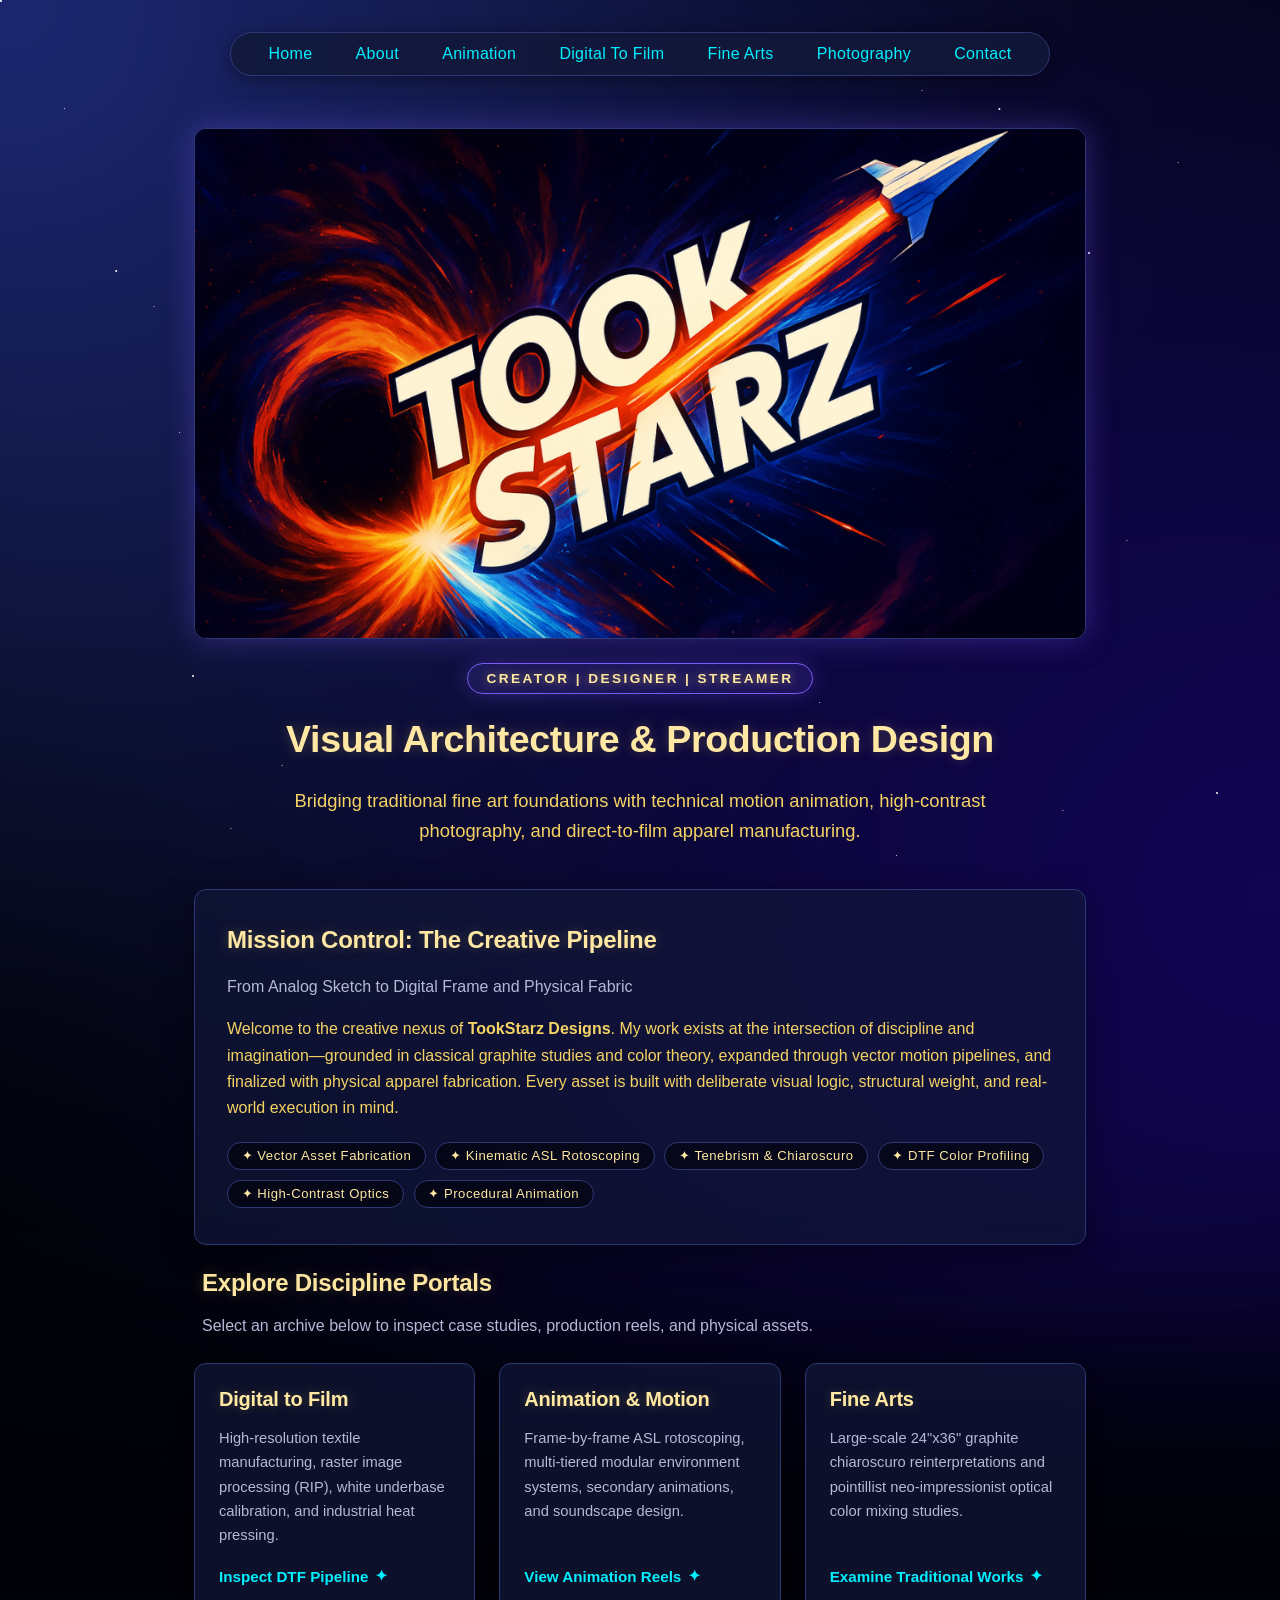
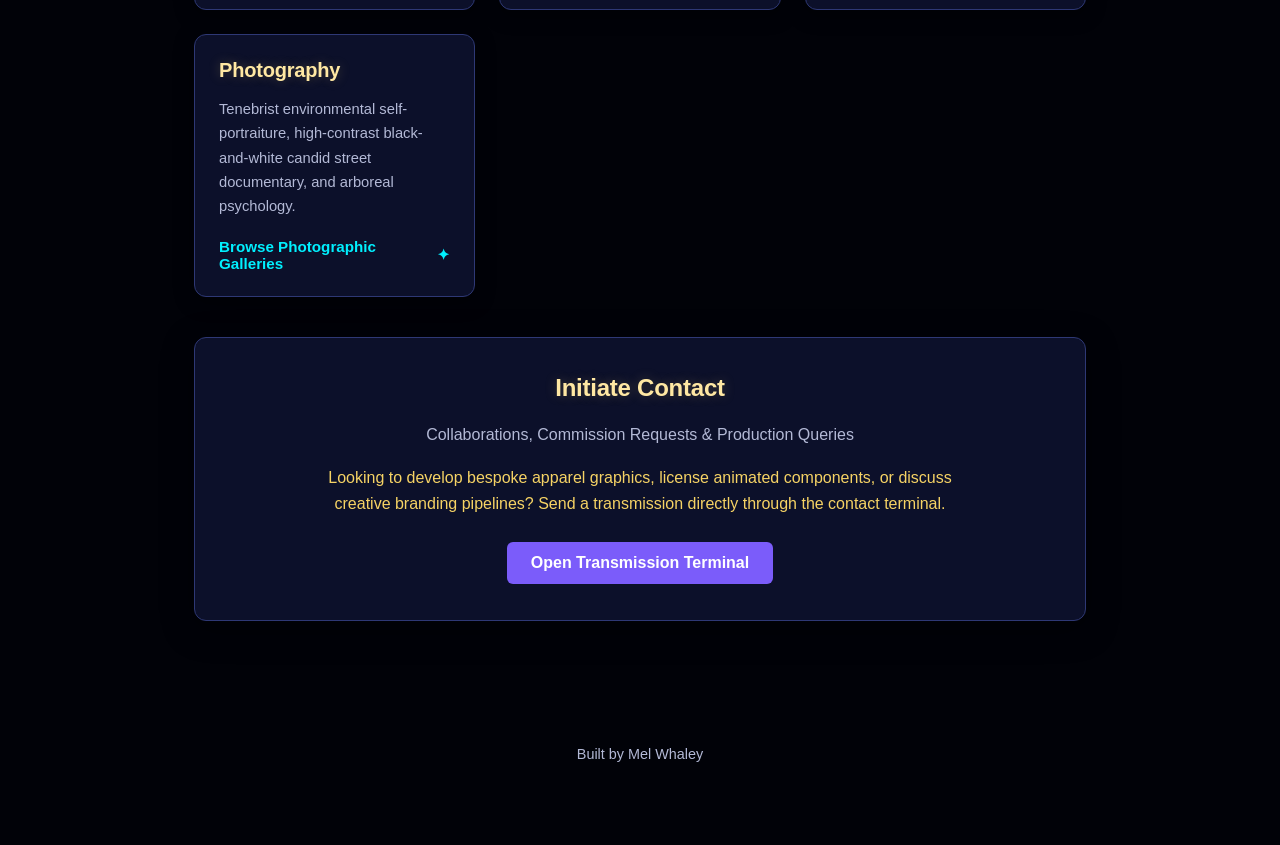
<file: index.html>
<!DOCTYPE html>
<html lang="en">
<head>
    <meta charset="UTF-8">
    <meta name="viewport" content="width=device-width, initial-scale=1.0">
    <title>TookStarz Designs - Multimedia Designer, Animator & Fabricator</title>
    <!-- Link your external stylesheet -->
    <link rel="stylesheet" href="styles.css">
    <style>
        /* Homepage Hero & Portals Specific Styles */
        .hero-banner-container {
            display: flex;
            justify-content: center;
            align-items: center;
            margin: 1rem 0 1.5rem 0;
        }

        .hero-banner-container img {
            max-width: 100%;
            height: auto;
            border-radius: 12px;
            border: 1px solid var(--secondary-border);
            box-shadow: 0 0 30px rgba(123, 92, 250, 0.35);
        }

        .hero-tagline {
            font-size: 1.15rem;
            color: var(--text-color);
            max-width: 750px;
            margin: 1rem auto 0;
            line-height: 1.6;
        }

        /* 2x2 Grid of Discipline Portals */
        .portal-grid {
            display: grid;
            grid-template-columns: repeat(auto-fit, minmax(280px, 1fr));
            gap: 1.5rem;
            margin-top: 1.5rem;
        }

        .portal-card {
            background: rgba(18, 24, 58, 0.7);
            border: 1px solid var(--secondary-border);
            border-radius: 12px;
            padding: 1.5rem;
            display: flex;
            flex-direction: column;
            justify-content: space-between;
            transition: all 0.3s cubic-bezier(0.4, 0, 0.2, 1);
            position: relative;
            overflow: hidden;
            box-shadow: 0 4px 20px rgba(0, 0, 0, 0.4);
        }

        .portal-card::before {
            content: '';
            position: absolute;
            top: 0;
            left: 0;
            right: 0;
            height: 3px;
            background: linear-gradient(90deg, transparent, var(--link-color), transparent);
            opacity: 0;
            transition: opacity 0.3s ease;
        }

        .portal-card:hover {
            transform: translateY(-4px);
            border-color: var(--link-color);
            box-shadow: 0 0 24px rgba(0, 240, 255, 0.25), 0 8px 32px rgba(0, 0, 0, 0.6);
        }

        .portal-card:hover::before {
            opacity: 1;
        }

        .portal-card h3 {
            margin-bottom: 0.5rem;
            font-size: 1.25rem;
        }

        .portal-card p {
            font-size: 0.92rem;
            color: var(--text-muted);
            margin-bottom: 1.25rem;
            flex-grow: 1;
        }

        .portal-link {
            font-size: 0.95rem;
            font-weight: 600;
            display: inline-flex;
            align-items: center;
            gap: 0.4rem;
        }

        /* Technical Skill Pills */
        .skills-row {
            display: flex;
            flex-wrap: wrap;
            gap: 0.6rem;
            margin-top: 1.25rem;
        }

        .skill-pill {
            background: rgba(1, 2, 8, 0.6);
            border: 1px solid var(--secondary-border);
            color: var(--text-heading);
            padding: 0.35rem 0.85rem;
            border-radius: 9999px;
            font-size: 0.82rem;
            letter-spacing: 0.04em;
        }
    </style>
</head>
<body>
    <!-- Nebula background layers -->
    <div class="nebula-container">
        <div class="nebula-mesh"></div>
        <div class="stars-layer-1"></div>
        <div class="stars-layer-2"></div>

        <!-- Foreground content -->
        <div class="content-wrapper">
            <!-- Navigation at the very top (Alphabetical) -->
            <nav aria-label="Main Navigation">
                <ul>
                    <li><a href="index.html">Home</a></li>
                    <li><a href="about.html">About</a></li>
                    <li><a href="animation.html">Animation</a></li>
                    <li><a href="digital-to-film.html">Digital to Film</a></li>
                    <li><a href="fine-art.html">Fine Arts</a></li>
                    <li><a href="photography.html">Photography</a></li>
                    <li><a href="contact.html">Contact</a></li>
                </ul>
            </nav>

            <header style="text-align: center;">
                <!-- Brand Banner -->
                <div class="hero-banner-container">
                    <img src="images/1.png" alt="TookStarz Designs logo banner">
                </div>

                <div class="identity-badge-container">
                    <span class="identity-badge">CREATOR | DESIGNER | STREAMER</span>
                </div>

                <h1>Visual Architecture &amp; Production Design</h1>
                <p class="hero-tagline">
                    Bridging traditional fine art foundations with technical motion animation, high-contrast photography, and direct-to-film apparel manufacturing.
                </p>
            </header>

            <main>
                <!-- Overview Mission Statement -->
                <section class="space-card">
                    <h2>Mission Control: The Creative Pipeline</h2>
                    <p class="text-muted">From Analog Sketch to Digital Frame and Physical Fabric</p>
                    <p>
                        Welcome to the creative nexus of <strong>TookStarz Designs</strong>. My work exists at the intersection of discipline and imagination—grounded in classical graphite studies and color theory, expanded through vector motion pipelines, and finalized with physical apparel fabrication. Every asset is built with deliberate visual logic, structural weight, and real-world execution in mind.
                    </p>

                    <!-- Core Competency Tags -->
                    <div class="skills-row">
                        <span class="skill-pill">✦ Vector Asset Fabrication</span>
                        <span class="skill-pill">✦ Kinematic ASL Rotoscoping</span>
                        <span class="skill-pill">✦ Tenebrism &amp; Chiaroscuro</span>
                        <span class="skill-pill">✦ DTF Color Profiling</span>
                        <span class="skill-pill">✦ High-Contrast Optics</span>
                        <span class="skill-pill">✦ Procedural Animation</span>
                    </div>
                </section>

                <!-- 2x2 Discipline Exploration Grid -->
                <section>
                    <h2 style="margin-left: 0.5rem; margin-bottom: 0.5rem;">Explore Discipline Portals</h2>
                    <p class="text-muted" style="margin-left: 0.5rem; margin-bottom: 1.5rem;">Select an archive below to inspect case studies, production reels, and physical assets.</p>

                    <div class="portal-grid">
                        <!-- Portal 1: DTF Print Fabrication -->
                        <div class="portal-card">
                            <div>
                                <h3>Digital to Film</h3>
                                <p>High-resolution textile manufacturing, raster image processing (RIP), white underbase calibration, and industrial heat pressing.</p>
                            </div>
                            <a href="digital-to-film.html" class="portal-link">
                                <span>Inspect DTF Pipeline</span> ✦
                            </a>
                        </div>

                        <!-- Portal 2: Animation & Motion -->
                        <div class="portal-card">
                            <div>
                                <h3>Animation &amp; Motion</h3>
                                <p>Frame-by-frame ASL rotoscoping, multi-tiered modular environment systems, secondary animations, and soundscape design.</p>
                            </div>
                            <a href="animation.html" class="portal-link">
                                <span>View Animation Reels</span> ✦
                            </a>
                        </div>

                        <!-- Portal 3: Fine Arts Foundations -->
                        <div class="portal-card">
                            <div>
                                <h3>Fine Arts</h3>
                                <p>Large-scale 24"x36" graphite chiaroscuro reinterpretations and pointillist neo-impressionist optical color mixing studies.</p>
                            </div>
                            <a href="fine-art.html" class="portal-link">
                                <span>Examine Traditional Works</span> ✦
                            </a>
                        </div>

                        <!-- Portal 4: Photography & Lighting -->
                        <div class="portal-card">
                            <div>
                                <h3>Photography</h3>
                                <p>Tenebrist environmental self-portraiture, high-contrast black-and-white candid street documentary, and arboreal psychology.</p>
                            </div>
                            <a href="photography.html" class="portal-link">
                                <span>Browse Photographic Galleries</span> ✦
                            </a>
                        </div>
                    </div>
                </section>

                <!-- Call to Connect / Inquire -->
                <section class="space-card" style="margin-top: 2.5rem; text-align: center;">
                    <h2>Initiate Contact</h2>
                    <p class="text-muted">Collaborations, Commission Requests &amp; Production Queries</p>
                    <p style="max-width: 650px; margin: 0 auto 1.5rem;">
                        Looking to develop bespoke apparel graphics, license animated components, or discuss creative branding pipelines? Send a transmission directly through the contact terminal.
                    </p>
                    <a href="contact.html" class="button-primary">Open Transmission Terminal</a>
                </section>
            </main>

            <footer>
                <p class="text-muted">Built by Mel Whaley</p>
            </footer>
        </div>
    </div>
</body>
</html>
</file>
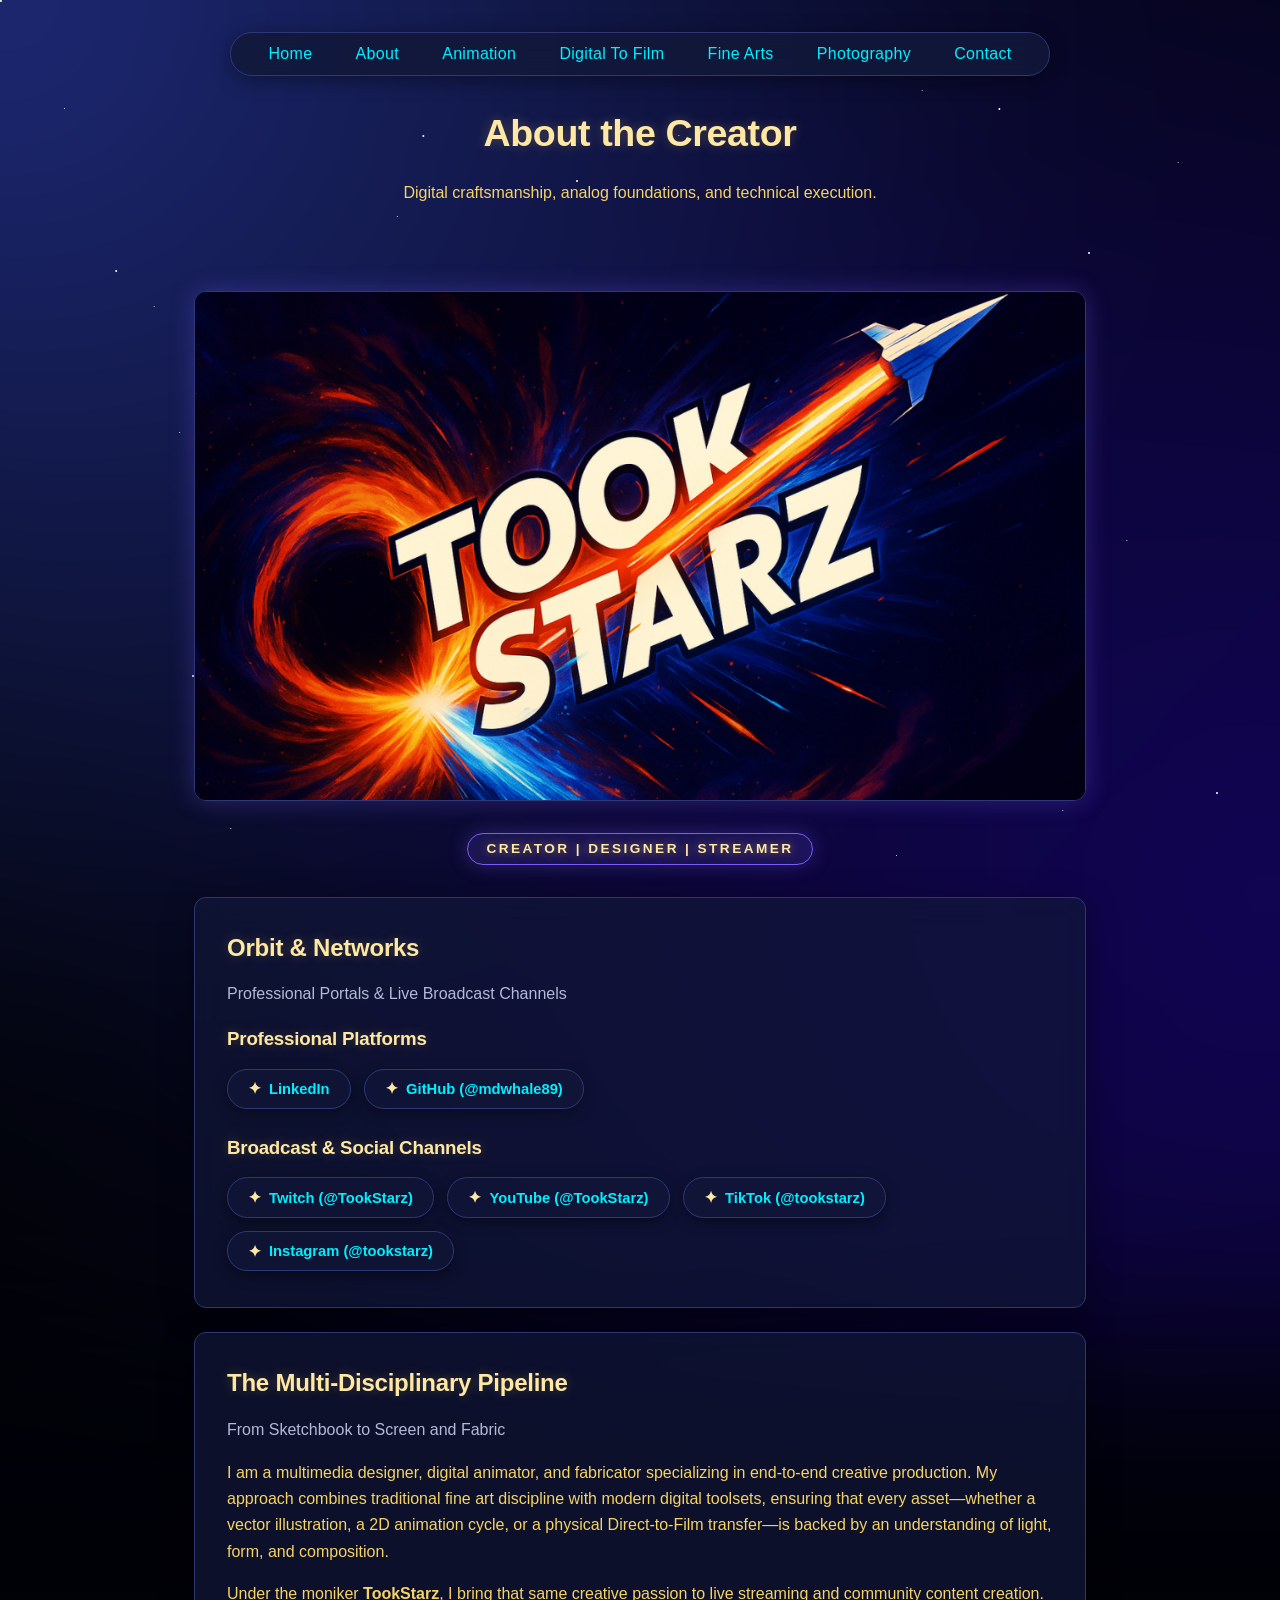
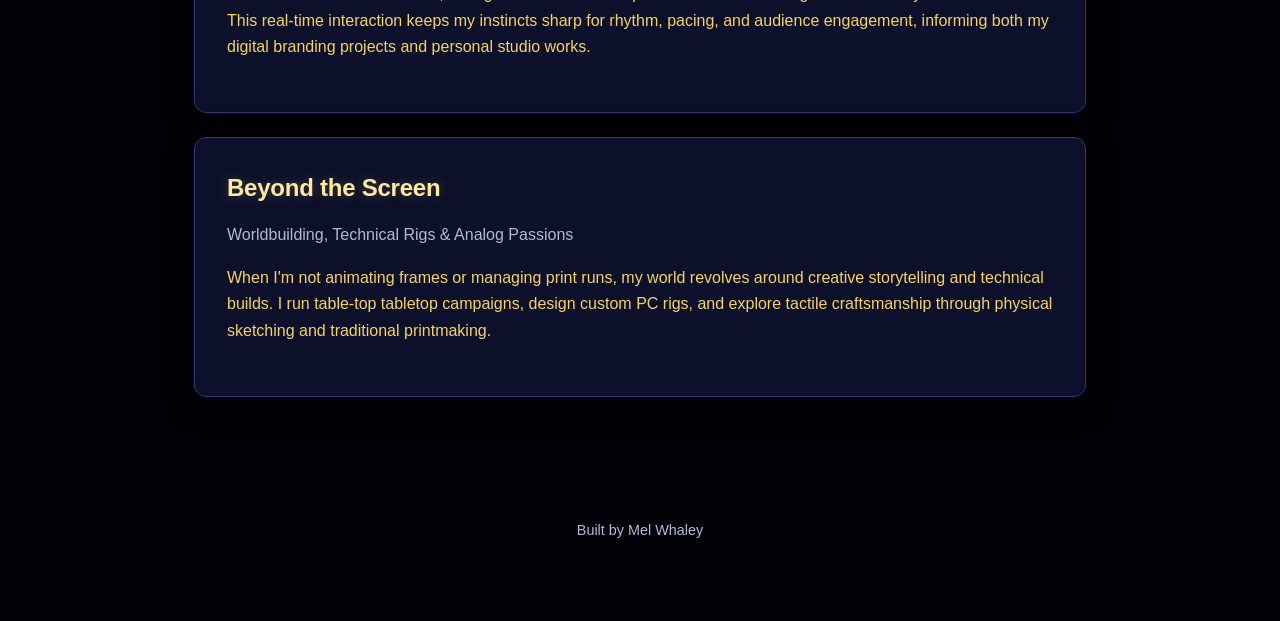
<file: about.html>
<!DOCTYPE html>
<html lang="en">
<head>
    <meta charset="UTF-8">
    <meta name="viewport" content="width=device-width, initial-scale=1.0">
    <title>About Mel Whaley - TookStarz Designs</title>
    <!-- Link external stylesheet -->
    <link rel="stylesheet" href="styles.css">
    <style>
        /* Social & Professional Link Buttons */
        .social-links-grid {
            display: flex;
            flex-wrap: wrap;
            gap: 0.85rem;
            margin-top: 0.85rem;
        }

        .cosmic-link-button {
            display: inline-flex;
            align-items: center;
            gap: 0.5rem;
            padding: 0.6rem 1.25rem;
            background: rgba(18, 24, 58, 0.6);
            border: 1px solid var(--secondary-border);
            border-radius: 9999px;
            color: var(--link-color);
            text-decoration: none;
            font-size: 0.92rem;
            font-weight: 600;
            transition: all 0.25s ease;
            box-shadow: 0 4px 14px rgba(0, 0, 0, 0.4);
        }

        .cosmic-link-button:hover {
            background: rgba(0, 240, 255, 0.15);
            border-color: var(--link-color);
            transform: translateY(-2px);
            box-shadow: 0 0 18px rgba(0, 240, 255, 0.45);
            color: #ffffff;
        }

        .cosmic-link-button span.icon {
            color: var(--text-heading);
            font-size: 1rem;
        }

        /* Brand Banner Styling */
        .about-banner-container {
            display: flex;
            justify-content: center;
            align-items: center;
            margin: 1.5rem 0 2rem 0;
        }

        .about-banner-container img {
            max-width: 100%;
            height: auto;
            border-radius: 12px;
            border: 1px solid var(--secondary-border);
            box-shadow: 0 0 24px rgba(123, 92, 250, 0.3);
        }

        .identity-badge-container {
            display: flex;
            justify-content: center;
            margin: 1rem 0 2rem 0;
        }
    </style>
</head>
<body>
    <!-- Nebula background layers -->
    <div class="nebula-container">
        <div class="nebula-mesh"></div>
        <div class="stars-layer-1"></div>
        <div class="stars-layer-2"></div>

        <!-- Foreground content -->
        <div class="content-wrapper">
            <!-- Standardized Alphabetical Navigation -->
            <nav aria-label="Main Navigation">
                <ul>
                    <li><a href="index.html">Home</a></li>
                    <li><a href="about.html">About</a></li>
                    <li><a href="animation.html">Animation</a></li>
                    <li><a href="digital-to-film.html">Digital to Film</a></li>
                    <li><a href="fine-art.html">Fine Arts</a></li>
                    <li><a href="photography.html">Photography</a></li>
                    <li><a href="contact.html">Contact</a></li>
                </ul>
            </nav>

            <header>
                <h1>About the Creator</h1>
                <p>Digital craftsmanship, analog foundations, and technical execution.</p>
            </header>

            <main>
                <!-- Brand Identity Showcase -->
                <div class="about-banner-container">
                    <img src="images/1.png" alt="TookStarz Designs official logo and banner">
                </div>

                <div class="identity-badge-container">
                    <span class="identity-badge">CREATOR | DESIGNER | STREAMER</span>
                </div>

                <!-- Connect & Social Portals -->
                <section class="space-card">
                    <h2>Orbit &amp; Networks</h2>
                    <p class="text-muted">Professional Portals &amp; Live Broadcast Channels</p>

                    <!-- Professional Networks -->
                    <h3 style="color: var(--text-heading); margin-top: 1.25rem;">Professional Platforms</h3>
                    <div class="social-links-grid">
                        <a href="https://www.linkedin.com/in/mel-whaley-31b588372/" target="_blank" rel="noopener noreferrer" class="cosmic-link-button">
                            <span class="icon">✦</span>
                            <span>LinkedIn</span>
                        </a>
                        <a href="https://github.com/mdwhale89" target="_blank" rel="noopener noreferrer" class="cosmic-link-button">
                            <span class="icon">✦</span>
                            <span>GitHub (@mdwhale89)</span>
                        </a>
                    </div>

                    <!-- Creator & Streaming Tier -->
                    <h3 style="color: var(--text-heading); margin-top: 1.75rem;">Broadcast &amp; Social Channels</h3>
                    <div class="social-links-grid">
                        <a href="https://www.twitch.tv/tookstarz" target="_blank" rel="noopener noreferrer" class="cosmic-link-button">
                            <span class="icon">✦</span>
                            <span>Twitch (@TookStarz)</span>
                        </a>
                        <a href="https://www.youtube.com/@TookStarz" target="_blank" rel="noopener noreferrer" class="cosmic-link-button">
                            <span class="icon">✦</span>
                            <span>YouTube (@TookStarz)</span>
                        </a>
                        <a href="https://www.tiktok.com/@tookstarz" target="_blank" rel="noopener noreferrer" class="cosmic-link-button">
                            <span class="icon">✦</span>
                            <span>TikTok (@tookstarz)</span>
                        </a>
                        <a href="https://www.instagram.com/tookstarz/" target="_blank" rel="noopener noreferrer" class="cosmic-link-button">
                            <span class="icon">✦</span>
                            <span>Instagram (@tookstarz)</span>
                        </a>
                    </div>
                </section>

                <!-- Core Creative Philosophy -->
                <section class="space-card">
                    <h2>The Multi-Disciplinary Pipeline</h2>
                    <p class="text-muted">From Sketchbook to Screen and Fabric</p>
                    <p>
                        I am a multimedia designer, digital animator, and fabricator specializing in end-to-end 
                        creative production. My approach combines traditional fine art discipline with modern 
                        digital toolsets, ensuring that every asset—whether a vector illustration, a 2D animation cycle, 
                        or a physical Direct-to-Film transfer—is backed by an understanding of light, form, and composition.
                    </p>
                    <p>
                        Under the moniker <strong>TookStarz</strong>, I bring that same creative passion to live streaming 
                        and community content creation. This real-time interaction keeps my instincts sharp for rhythm, 
                        pacing, and audience engagement, informing both my digital branding projects and personal studio works.
                    </p>
                </section>

                <!-- Beyond the Screen -->
                <section class="space-card">
                    <h2>Beyond the Screen</h2>
                    <p class="text-muted">Worldbuilding, Technical Rigs &amp; Analog Passions</p>
                    <p>
                        When I'm not animating frames or managing print runs, my world revolves around creative storytelling 
                        and technical builds. I run table-top tabletop campaigns, design custom PC rigs, and explore 
                        tactile craftsmanship through physical sketching and traditional printmaking.
                    </p>
                </section>
            </main>

            <footer>
                <p class="text-muted">Built by Mel Whaley</p>
            </footer>
        </div>
    </div>
</body>
</html>
</file>
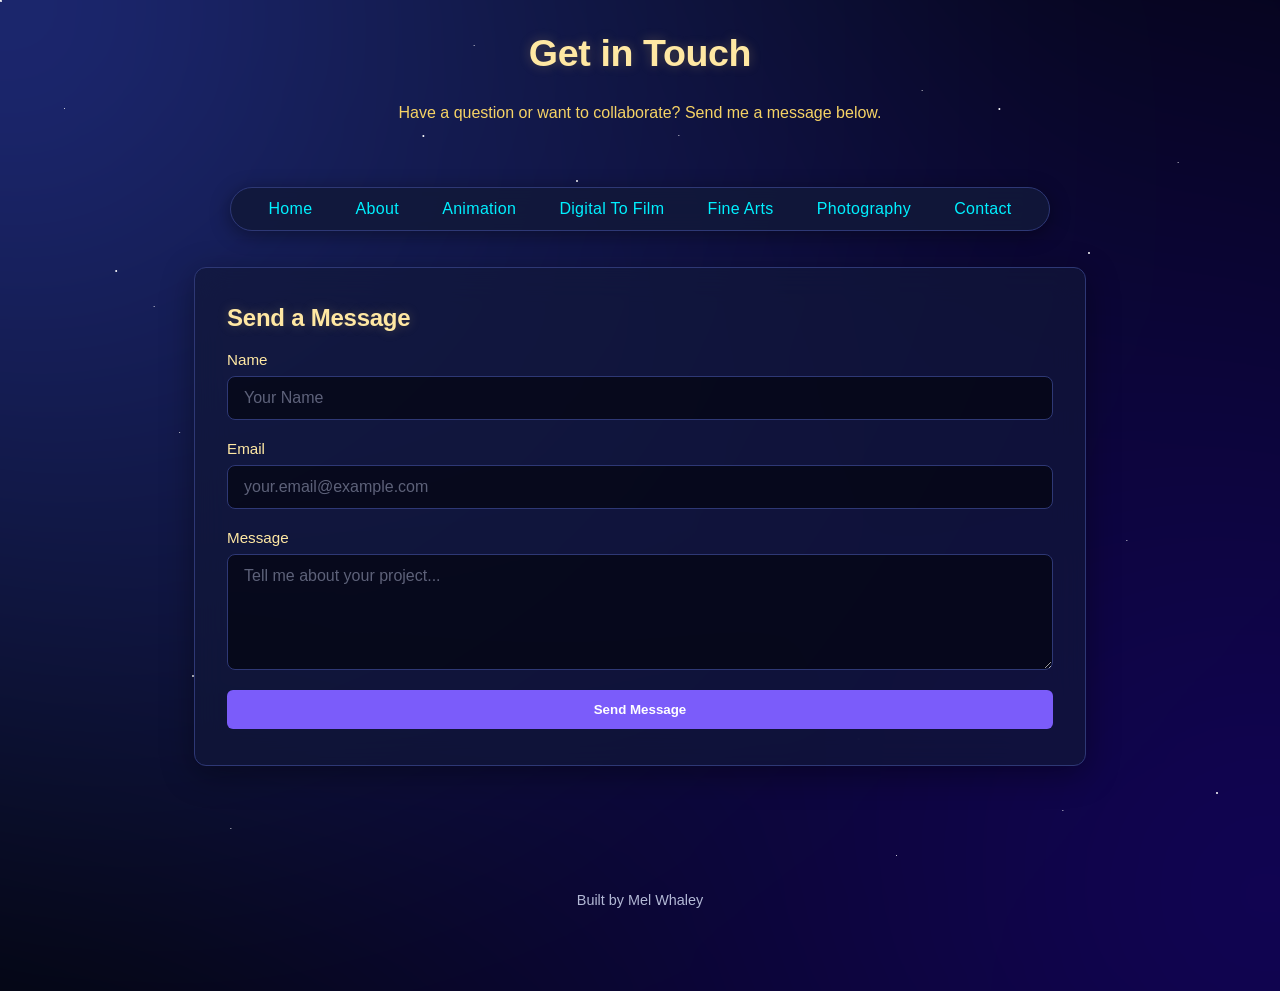
<file: contact.html>
<!DOCTYPE html>
<html lang="en">
<head>
    <meta charset="UTF-8">
    <meta name="viewport" content="width=device-width, initial-scale=1.0">
    <title>Contact - TookStarz Designs</title>
    <!-- Link external stylesheet -->
    <link rel="stylesheet" href="styles.css">
</head>
<body>
    <!-- Nebula background layers -->
    <div class="nebula-container">
        <div class="nebula-mesh"></div>
        <div class="stars-layer-1"></div>
        <div class="stars-layer-2"></div>

        <!-- Foreground content -->
        <div class="content-wrapper">
            <header>
                <h1>Get in Touch</h1>
                <p>Have a question or want to collaborate? Send me a message below.</p>
            </header>

             <nav aria-label="Main Navigation">
                <ul>
                    <li><a href="index.html">Home</a></li>
                    <li><a href="about.html">About</a></li>
                    <li><a href="animation.html">Animation</a></li>
                    <li><a href="digital-to-film.html">Digital to Film</a></li>
                    <li><a href="fine-art.html">Fine Arts</a></li>
                    <li><a href="photography.html">Photography</a></li>
                    <li><a href="contact.html">Contact</a></li>
                </ul>
            </nav>

            <main>
                <section class="space-card">
                    <h2>Send a Message</h2>
                    <form action="#" method="post" class="contact-form">
                        <div class="form-group">
                            <label for="name">Name</label>
                            <input type="text" id="name" name="name" required placeholder="Your Name">
                        </div>

                        <div class="form-group">
                            <label for="email">Email</label>
                            <input type="email" id="email" name="email" required placeholder="your.email@example.com">
                        </div>

                        <div class="form-group">
                            <label for="message">Message</label>
                            <textarea id="message" name="message" rows="5" required placeholder="Tell me about your project..."></textarea>
                        </div>

                        <button type="submit" class="button-primary">Send Message</button>
                    </form>
                </section>
            </main>

            <footer>
                <p class="text-muted">Built by Mel Whaley</p>
            </footer>
        </div>
    </div>
</body>
</html>
</file>
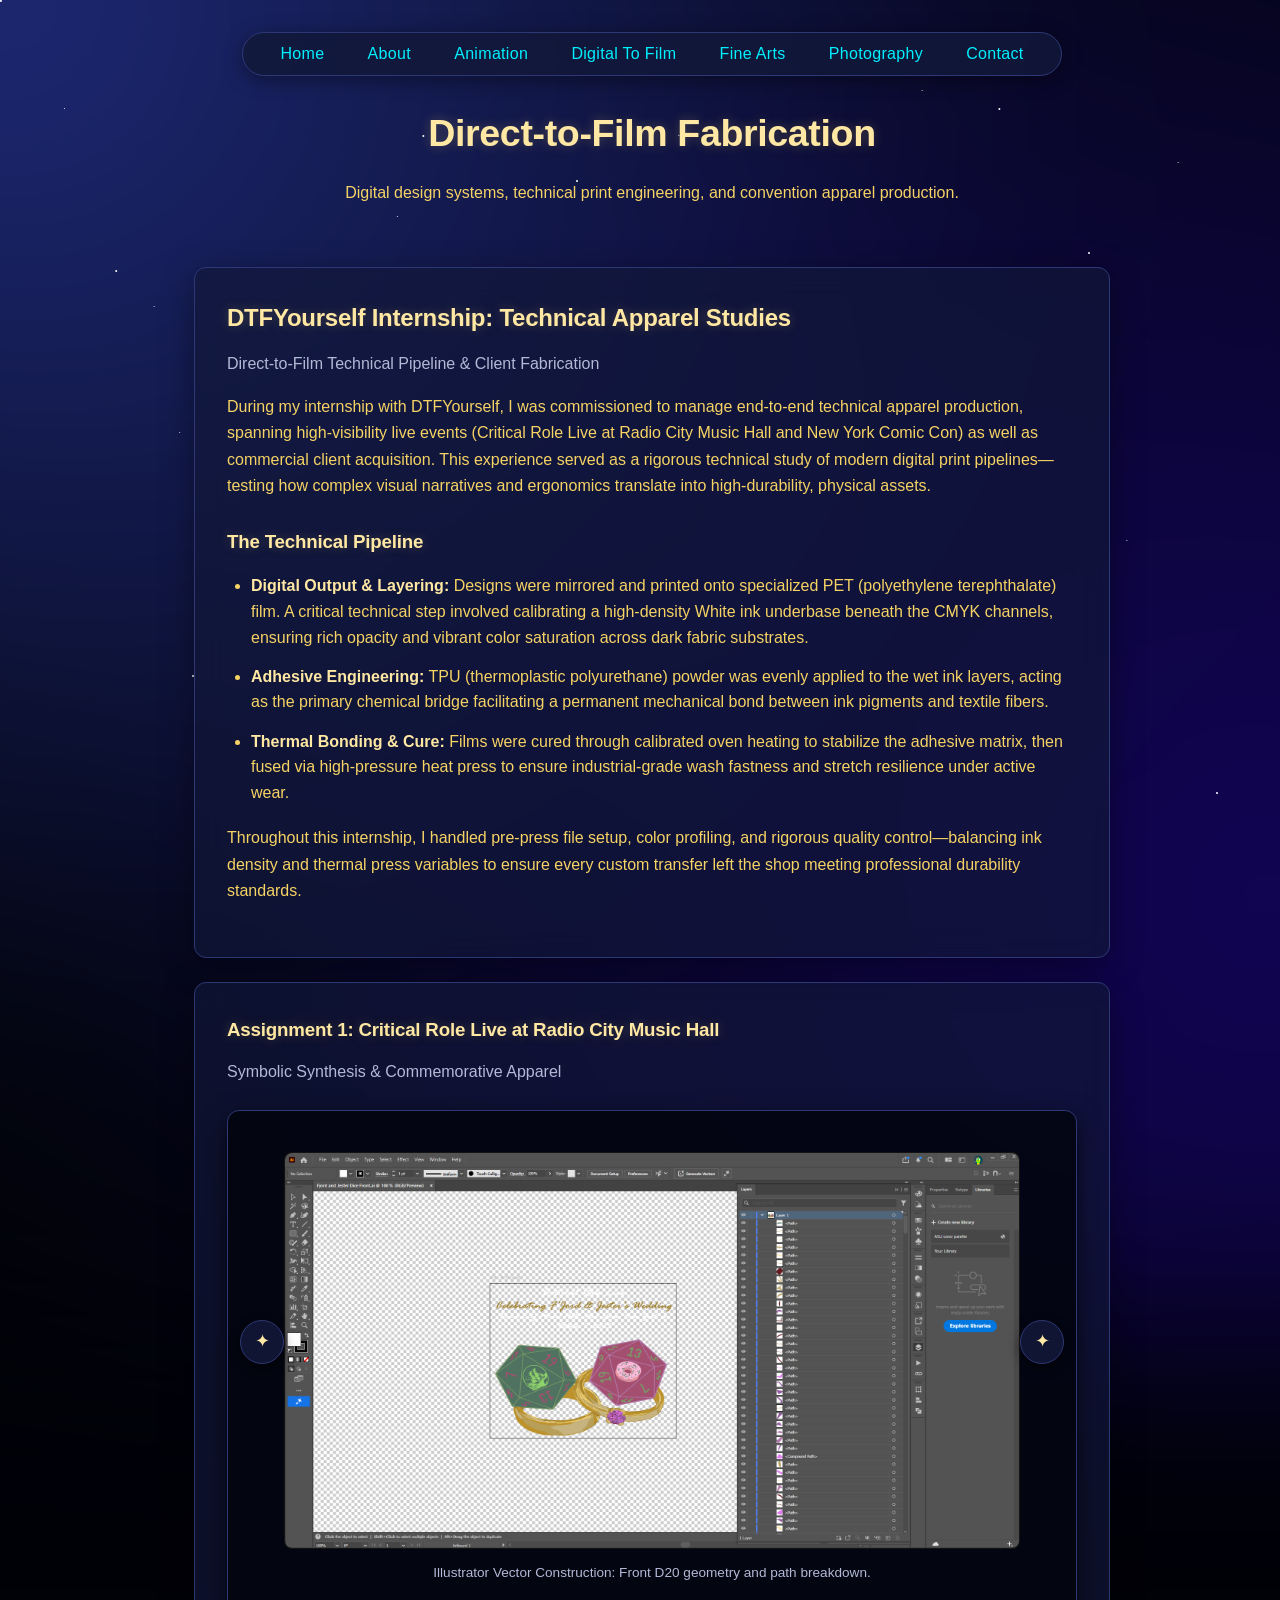
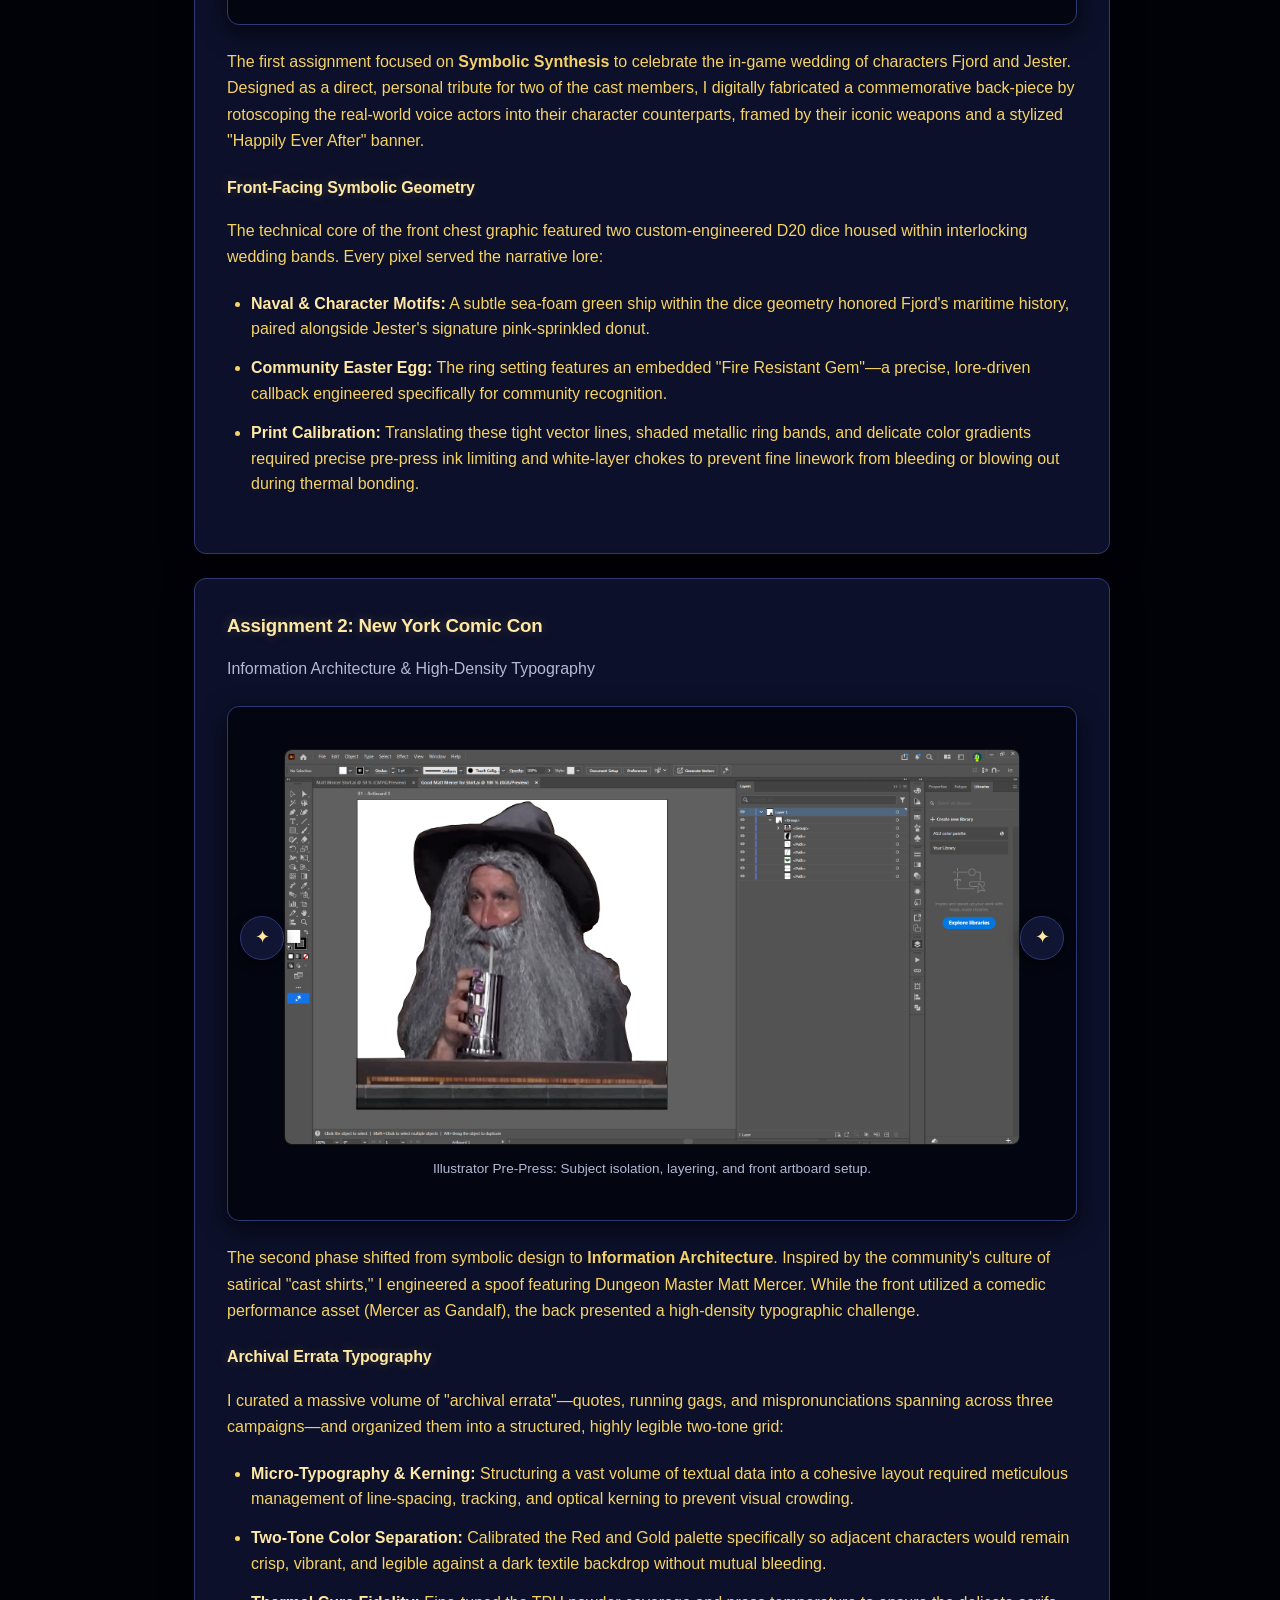
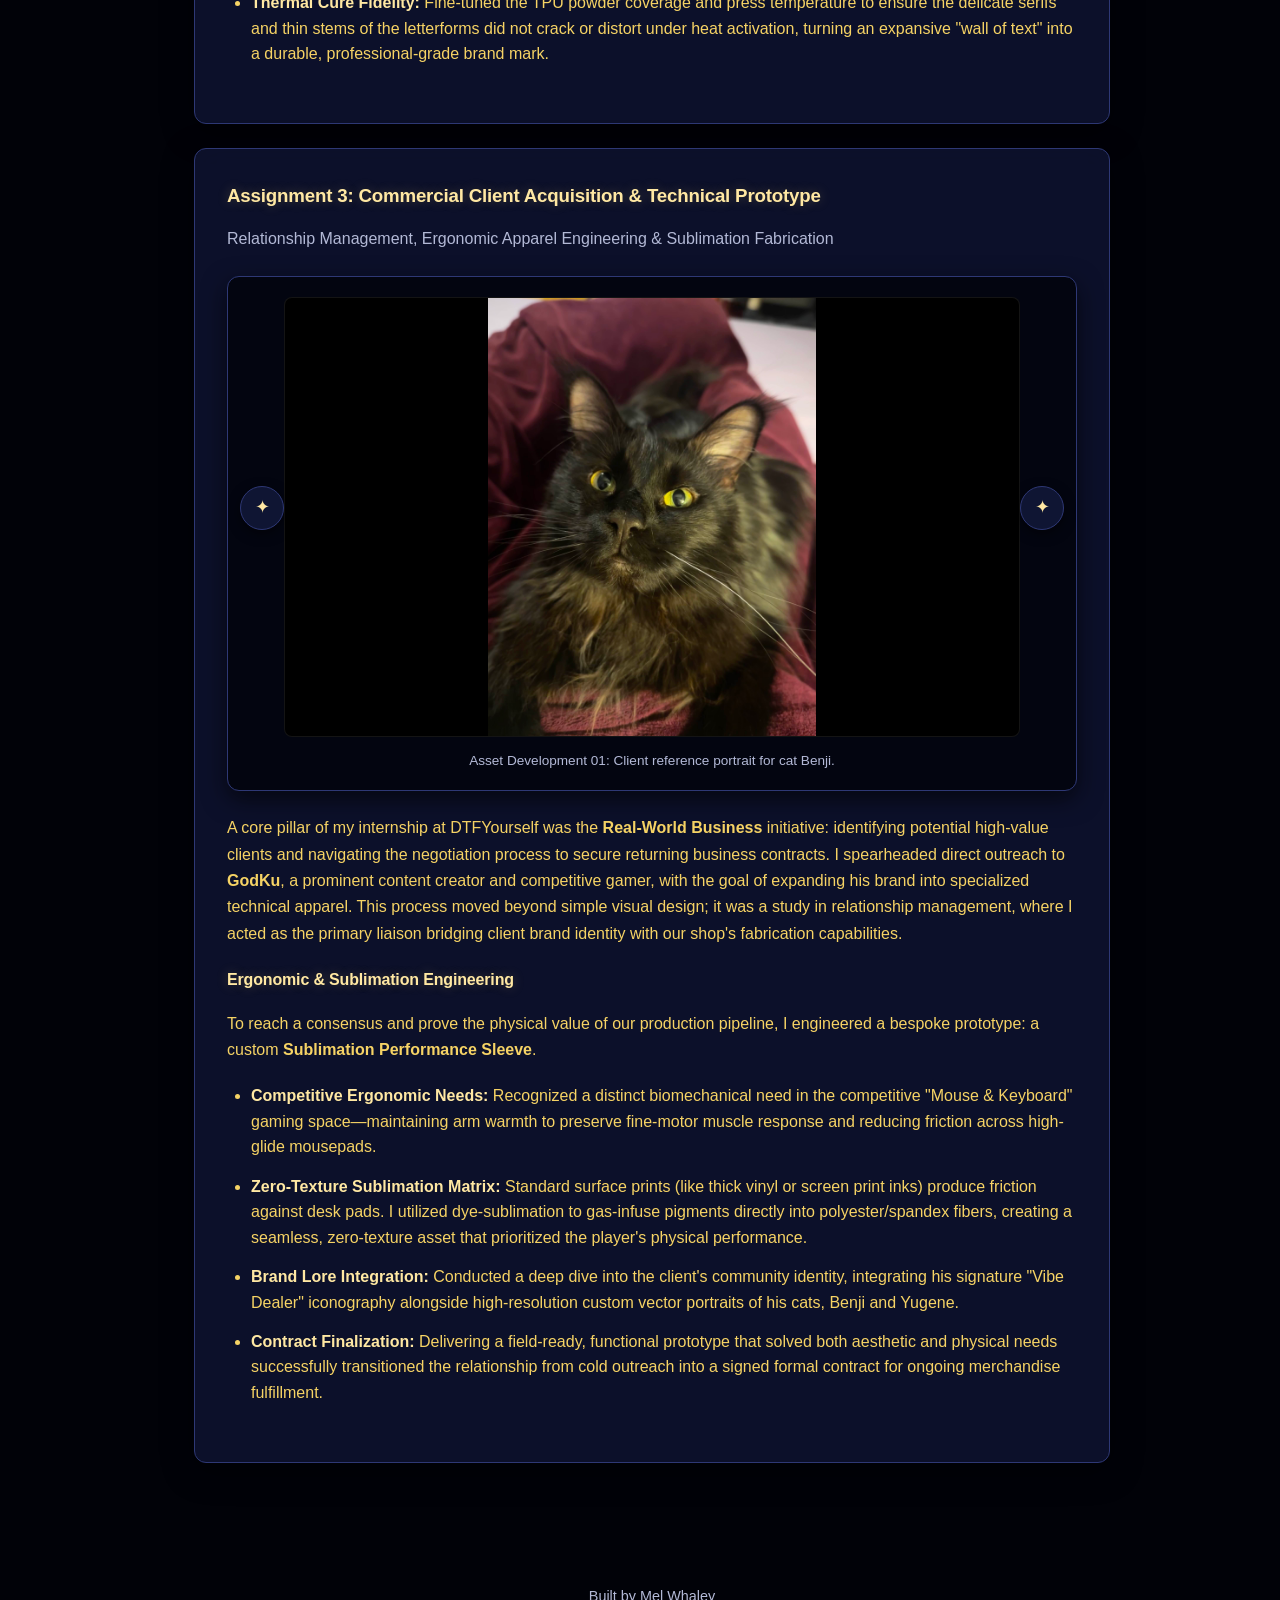
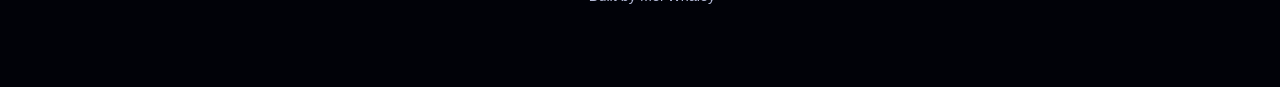
<file: digital-to-film.html>
<!DOCTYPE html>
<html lang="en">
<head>
    <meta charset="UTF-8">
    <meta name="viewport" content="width=device-width, initial-scale=1.0">
    <title>DTF Fabrication Case Study - TookStarz Designs</title>
    <!-- Link external stylesheet -->
    <link rel="stylesheet" href="styles.css">
</head>
<body>
    <!-- Nebula background layers -->
    <div class="nebula-container">
        <div class="nebula-mesh"></div>
        <div class="stars-layer-1"></div>
        <div class="stars-layer-2"></div>

        <!-- Foreground content -->
        <div class="content-wrapper">
            <nav aria-label="Main Navigation">
                <ul>
                    <li><a href="index.html">Home</a></li>
                    <li><a href="about.html">About</a></li>
                    <li><a href="animation.html">Animation</a></li>
                    <li><a href="digital-to-film.html">Digital to Film</a></li>
                    <li><a href="fine-art.html">Fine Arts</a></li>
                    <li><a href="photography.html">Photography</a></li>
                    <li><a href="contact.html">Contact</a></li>
                </ul>
            </nav>

             <header>
                <h1>Direct-to-Film Fabrication</h1>
                <p>Digital design systems, technical print engineering, and convention apparel production.</p>
            </header>

            <main>
                <!-- DTF Yourself Internship Overview Card -->
                <section class="space-card">
                    <h2>DTFYourself Internship: Technical Apparel Studies</h2>
                    <p class="text-muted">Direct-to-Film Technical Pipeline &amp; Client Fabrication</p>
                    
                    <p>
                        During my internship with DTFYourself, I was commissioned to manage end-to-end 
                        technical apparel production, spanning high-visibility live events (Critical Role Live 
                        at Radio City Music Hall and New York Comic Con) as well as commercial client acquisition. 
                        This experience served as a rigorous technical study of modern digital print pipelines—testing 
                        how complex visual narratives and ergonomics translate into high-durability, physical assets.
                    </p>

                    <h3 style="margin-top: 2rem;">The Technical Pipeline</h3>
                    <ul class="project-details-list">
                        <li>
                            <strong>Digital Output &amp; Layering:</strong> Designs were mirrored and printed onto specialized 
                            PET (polyethylene terephthalate) film. A critical technical step involved calibrating a high-density 
                            White ink underbase beneath the CMYK channels, ensuring rich opacity and vibrant color saturation 
                            across dark fabric substrates.
                        </li>
                        <li>
                            <strong>Adhesive Engineering:</strong> TPU (thermoplastic polyurethane) powder was evenly applied 
                            to the wet ink layers, acting as the primary chemical bridge facilitating a permanent mechanical 
                            bond between ink pigments and textile fibers.
                        </li>
                        <li>
                            <strong>Thermal Bonding &amp; Cure:</strong> Films were cured through calibrated oven heating to 
                            stabilize the adhesive matrix, then fused via high-pressure heat press to ensure industrial-grade 
                            wash fastness and stretch resilience under active wear.
                        </li>
                    </ul>

                    <p>
                        Throughout this internship, I handled pre-press file setup, color profiling, and rigorous quality control—balancing 
                        ink density and thermal press variables to ensure every custom transfer left the shop meeting professional durability standards.
                    </p>
                </section>

                <!-- Assignment 1: Critical Role Live at Radio City Music Hall -->
                <section class="space-card">
                    <h3>Assignment 1: Critical Role Live at Radio City Music Hall</h3>
                    <p class="text-muted">Symbolic Synthesis &amp; Commemorative Apparel</p>

                    <!-- CSS Slide Gallery 1 -->
                    <div class="gallery-container">
                        <div class="slider" role="region" tabindex="0" aria-label="Fjord and Jester project artwork and fabrication process slides">
                            <!-- Slide 1: Front Workflow -->
                            <div class="slide" id="a1-slide-1">
                                <a href="#a1-slide-5" class="slider-arrow prev" aria-label="Previous Slide">
                                    <span class="cosmic-icon">✦</span>
                                </a>
                                <img src="images/Fjord%20and%20Jester%20Front%20Illustrator%20Work%20Flow.png" alt="Illustrator vector workflow showing D20 dice layers and interlocking wedding rings">
                                <p class="slide-caption">Illustrator Vector Construction: Front D20 geometry and path breakdown.</p>
                                <a href="#a1-slide-2" class="slider-arrow next" aria-label="Next Slide">
                                    <span class="cosmic-icon">✦</span>
                                </a>
                            </div>

                            <!-- Slide 2: Front Finished -->
                            <div class="slide" id="a1-slide-2">
                                <a href="#a1-slide-1" class="slider-arrow prev" aria-label="Previous Slide">
                                    <span class="cosmic-icon">✦</span>
                                </a>
                                <img src="images/Fjord%20and%20Jester%20Dice%20Front%20Finished.png" alt="Finished front design featuring interlocking wedding rings, ship and donut motifs, and fire-resistant gem">
                                <p class="slide-caption">Final Front Graphic: Interlocking rings, ship &amp; donut motifs, and fire-resistant gem.</p>
                                <a href="#a1-slide-3" class="slider-arrow next" aria-label="Next Slide">
                                    <span class="cosmic-icon">✦</span>
                                </a>
                            </div>

                            <!-- Slide 3: Back Workflow -->
                            <div class="slide" id="a1-slide-3">
                                <a href="#a1-slide-2" class="slider-arrow prev" aria-label="Previous Slide">
                                    <span class="cosmic-icon">✦</span>
                                </a>
                                <img src="images/Fjord%20and%20Jester%20Illustrator%20Work%20Flow%20Back.png" alt="Pre-press Illustrator layout of rotoscoped characters and weapon framing">
                                <p class="slide-caption">Back Graphic Pre-Press: Vector artboard setup and layer organization in Illustrator.</p>
                                <a href="#a1-slide-4" class="slider-arrow next" aria-label="Next Slide">
                                    <span class="cosmic-icon">✦</span>
                                </a>
                            </div>

                            <!-- Slide 4: Back Finished -->
                            <div class="slide" id="a1-slide-4">
                                <a href="#a1-slide-3" class="slider-arrow prev" aria-label="Previous Slide">
                                    <span class="cosmic-icon">✦</span>
                                </a>
                                <img src="images/Fjord%20and%20Jester%20Wedding%20Back%20Finished.png" alt="Completed commemorative back apparel graphic with Fjord and Jester, Star Razor, giant lollipop, and banner">
                                <p class="slide-caption">Final Back Graphic: Commemorative wedding portrait with Star Razor and signature weapon framing.</p>
                                <a href="#a1-slide-5" class="slider-arrow next" aria-label="Next Slide">
                                    <span class="cosmic-icon">✦</span>
                                </a>
                            </div>

                            <!-- Slide 5: Travis Convention Photo -->
                            <div class="slide" id="a1-slide-5">
                                <a href="#a1-slide-4" class="slider-arrow prev" aria-label="Previous Slide">
                                    <span class="cosmic-icon">✦</span>
                                </a>
                                <img src="images/Travis%20and%20I.jpg" alt="Photo with voice actor Travis Willingham at New York Comic Con">
                                <p class="slide-caption">NYCC Presentation: Meeting Travis Willingham (voice of Fjord) during the convention run.</p>
                                <a href="#a1-slide-1" class="slider-arrow next" aria-label="Next Slide">
                                    <span class="cosmic-icon">✦</span>
                                </a>
                            </div>
                        </div>
                    </div>

                    <p style="margin-top: 1.5rem;">
                        The first assignment focused on <strong>Symbolic Synthesis</strong> to celebrate the in-game wedding of characters 
                        Fjord and Jester. Designed as a direct, personal tribute for two of the cast members, I digitally fabricated 
                        a commemorative back-piece by rotoscoping the real-world voice actors into their character counterparts, 
                        framed by their iconic weapons and a stylized "Happily Ever After" banner.
                    </p>

                    <h4 style="margin-top: 1.5rem; color: var(--text-heading);">Front-Facing Symbolic Geometry</h4>
                    <p>
                        The technical core of the front chest graphic featured two custom-engineered D20 dice housed within interlocking 
                        wedding bands. Every pixel served the narrative lore:
                    </p>

                    <ul class="project-details-list">
                        <li>
                            <strong>Naval &amp; Character Motifs:</strong> A subtle sea-foam green ship within the dice geometry honored Fjord's maritime history, paired alongside Jester's signature pink-sprinkled donut.
                        </li>
                        <li>
                            <strong>Community Easter Egg:</strong> The ring setting features an embedded "Fire Resistant Gem"—a precise, lore-driven callback engineered specifically for community recognition.
                        </li>
                        <li>
                            <strong>Print Calibration:</strong> Translating these tight vector lines, shaded metallic ring bands, and delicate color gradients required precise pre-press ink limiting and white-layer chokes to prevent fine linework from bleeding or blowing out during thermal bonding.
                        </li>
                    </ul>
                </section>

                <!-- Assignment 2: New York Comic Con -->
                <section class="space-card">
                    <h3>Assignment 2: New York Comic Con</h3>
                    <p class="text-muted">Information Architecture &amp; High-Density Typography</p>

                    <!-- CSS Slide Gallery 2 -->
                    <div class="gallery-container">
                        <div class="slider" role="region" tabindex="0" aria-label="Matt Mercer spoof shirt process and final presentation slides">
                            <!-- Slide 1: Front Workflow -->
                            <div class="slide" id="a2-slide-1">
                                <a href="#a2-slide-5" class="slider-arrow prev" aria-label="Previous Slide">
                                    <span class="cosmic-icon">✦</span>
                                </a>
                                <img src="images/Matt%20Mercer%20Illustrator%20Work%20Flow%20Front.png" alt="Illustrator vector artboard workflow for front Gandalf Mercer graphic">
                                <p class="slide-caption">Illustrator Pre-Press: Subject isolation, layering, and front artboard setup.</p>
                                <a href="#a2-slide-2" class="slider-arrow next" aria-label="Next Slide">
                                    <span class="cosmic-icon">✦</span>
                                </a>
                            </div>

                            <!-- Slide 2: Front Finished -->
                            <div class="slide" id="a2-slide-2">
                                <a href="#a2-slide-1" class="slider-arrow prev" aria-label="Previous Slide">
                                    <span class="cosmic-icon">✦</span>
                                </a>
                                <img src="images/Front%20of%20Matt%20Shirt.png" alt="Finished front graphic of Matt Mercer costumed as Gandalf drinking from a stein">
                                <p class="slide-caption">Final Front Asset: Comedic spoof design featuring Matt Mercer as Gandalf.</p>
                                <a href="#a2-slide-3" class="slider-arrow next" aria-label="Next Slide">
                                    <span class="cosmic-icon">✦</span>
                                </a>
                            </div>

                            <!-- Slide 3: Back Workflow -->
                            <div class="slide" id="a2-slide-3">
                                <a href="#a2-slide-2" class="slider-arrow prev" aria-label="Previous Slide">
                                    <span class="cosmic-icon">✦</span>
                                </a>
                                <img src="images/Matt%20Mercer%20Illustrator%20Work%20Flow%20Back.png" alt="Illustrator typography grid layout and layer panel for back quotes">
                                <p class="slide-caption">Typography Grid Construction: Managing line spacing, tracking, and optical kerning.</p>
                                <a href="#a2-slide-4" class="slider-arrow next" aria-label="Next Slide">
                                    <span class="cosmic-icon">✦</span>
                                </a>
                            </div>

                            <!-- Slide 4: Back Finished -->
                            <div class="slide" id="a2-slide-4">
                                <a href="#a2-slide-3" class="slider-arrow prev" aria-label="Previous Slide">
                                    <span class="cosmic-icon">✦</span>
                                </a>
                                <img src="images/Back%20of%20Matt%20Shirt.png" alt="Finished back typography graphic featuring two-tone archival errata quotes and D20 dice">
                                <p class="slide-caption">Final Back Graphic: Two-tone Red and Gold typography grid with flanking D20 accents.</p>
                                <a href="#a2-slide-5" class="slider-arrow next" aria-label="Next Slide">
                                    <span class="cosmic-icon">✦</span>
                                </a>
                            </div>

                            <!-- Slide 5: Full Cast Convention Photo -->
                            <div class="slide" id="a2-slide-5">
                                <a href="#a2-slide-4" class="slider-arrow prev" aria-label="Previous Slide">
                                    <span class="cosmic-icon">✦</span>
                                </a>
                                <img src="images/Critical%20Role%20Group%20Photo.jpg" alt="Photo with the full Critical Role cast at New York Comic Con wearing the printed shirt">
                                <p class="slide-caption">NYCC Presentation: Group photo with the full Critical Role cast sporting the finished shirt on the con floor.</p>
                                <a href="#a2-slide-1" class="slider-arrow next" aria-label="Next Slide">
                                    <span class="cosmic-icon">✦</span>
                                </a>
                            </div>
                        </div>
                    </div>

                    <p style="margin-top: 1.5rem;">
                        The second phase shifted from symbolic design to <strong>Information Architecture</strong>. Inspired by the community's culture 
                        of satirical "cast shirts," I engineered a spoof featuring Dungeon Master Matt Mercer. While the front utilized a comedic 
                        performance asset (Mercer as Gandalf), the back presented a high-density typographic challenge.
                    </p>

                    <h4 style="margin-top: 1.5rem; color: var(--text-heading);">Archival Errata Typography</h4>
                    <p>
                        I curated a massive volume of "archival errata"—quotes, running gags, and mispronunciations spanning across three campaigns—and 
                        organized them into a structured, highly legible two-tone grid:
                    </p>

                    <ul class="project-details-list">
                        <li>
                            <strong>Micro-Typography &amp; Kerning:</strong> Structuring a vast volume of textual data into a cohesive layout required meticulous management of line-spacing, tracking, and optical kerning to prevent visual crowding.
                        </li>
                        <li>
                            <strong>Two-Tone Color Separation:</strong> Calibrated the Red and Gold palette specifically so adjacent characters would remain crisp, vibrant, and legible against a dark textile backdrop without mutual bleeding.
                        </li>
                        <li>
                            <strong>Thermal Cure Fidelity:</strong> Fine-tuned the TPU powder coverage and press temperature to ensure the delicate serifs and thin stems of the letterforms did not crack or distort under heat activation, turning an expansive "wall of text" into a durable, professional-grade brand mark.
                        </li>
                    </ul>
                </section>

                <!-- Assignment 3: Real-World Business & Client Acquisition -->
                <section class="space-card">
                    <h3>Assignment 3: Commercial Client Acquisition &amp; Technical Prototype</h3>
                    <p class="text-muted">Relationship Management, Ergonomic Apparel Engineering &amp; Sublimation Fabrication</p>

                   <!-- CSS Slide Gallery 3: GodKu Sleeve Fabrication -->
                    <div class="gallery-container">
                        <div class="slider" role="region" tabindex="0" aria-label="Godku custom performance sleeve development and final prototype slides">
                            <!-- Slide 1: Benji Reference Photo -->
                            <div class="slide" id="a3-slide-1">
                                <a href="#a3-slide-5" class="slider-arrow prev" aria-label="Previous Slide">
                                    <span class="cosmic-icon">✦</span>
                                </a>
                                <img src="images/Benji%20Face.jpg" alt="Client reference photo of cat Benji used for custom digital rotoscoping and vector portraits">
                                <p class="slide-caption">Asset Development 01: Client reference portrait for cat Benji.</p>
                                <a href="#a3-slide-2" class="slider-arrow next" aria-label="Next Slide">
                                    <span class="cosmic-icon">✦</span>
                                </a>
                            </div>

                            <!-- Slide 2: Yugene Reference Photo -->
                            <div class="slide" id="a3-slide-2">
                                <a href="#a3-slide-1" class="slider-arrow prev" aria-label="Previous Slide">
                                    <span class="cosmic-icon">✦</span>
                                </a>
                                <img src="images/Yugene%20Face.jpg" alt="Client reference photo of cat Yugene for secondary vector portrait">
                                <p class="slide-caption">Asset Development 02: Client reference portrait for cat Yugene.</p>
                                <a href="#a3-slide-3" class="slider-arrow next" aria-label="Next Slide">
                                    <span class="cosmic-icon">✦</span>
                                </a>
                            </div>

                            <!-- Slide 3: Composite Vector Line Art (Artboard 1) -->
                            <div class="slide" id="a3-slide-3">
                                <a href="#a3-slide-2" class="slider-arrow prev" aria-label="Previous Slide">
                                    <span class="cosmic-icon">✦</span>
                                </a>
                                <img src="images/Artboard%201.png" alt="Composite line art showing the cats, Vibe Dealer lettering, fedora glasses icon, and mushroom house">
                                <p class="slide-caption">Vector Composition: Assembling brand iconography, linework, and character elements.</p>
                                <a href="#a3-slide-4" class="slider-arrow next" aria-label="Next Slide">
                                    <span class="cosmic-icon">✦</span>
                                </a>
                            </div>

                            <!-- Slide 4: Illustrator Pre-Press Workspace -->
                            <div class="slide" id="a3-slide-4">
                            <a href="#a3-slide-3" class="slider-arrow prev" aria-label="Previous Slide">
                                    <span class="cosmic-icon">✦</span>
                                </a>
                                <img src="images/vibe%20work-flow.png" alt="Adobe Illustrator workspace showing sleeve template layout, color separations, and layer groups">
                                <p class="slide-caption">Illustrator Pre-Press: Template layout, color separation, and sublimation sizing.</p>
                                <a href="#a3-slide-5" class="slider-arrow next" aria-label="Next Slide">
                                    <span class="cosmic-icon">✦</span>
                                </a>
                            </div>
                            <!-- Slide 5: Physical Finished Sublimation Sleeve -->
                            <div class="slide" id="a3-slide-5">
                                <a href="#a3-slide-4" class="slider-arrow prev" aria-label="Previous Slide">
                                    <span class="cosmic-icon">✦</span>
                                </a>
                                <img src="images/Godku%20Finished%20Sleeve.jpg" alt="Final fabricated zero-texture sublimation gaming compression sleeve laying flat">
                                <p class="slide-caption">Physical Prototype: Fully pressed dye-sublimation performance sleeve ready for client delivery.</p>
                                <a href="#a3-slide-1" class="slider-arrow next" aria-label="Next Slide">
                                    <span class="cosmic-icon">✦</span>
                                </a>
                            </div>
                        </div>
                    </div>

                    <p style="margin-top: 1.5rem;">
                        A core pillar of my internship at DTFYourself was the <strong>Real-World Business</strong> initiative: identifying 
                        potential high-value clients and navigating the negotiation process to secure returning business contracts. 
                        I spearheaded direct outreach to <strong>GodKu</strong>, a prominent content creator and competitive gamer, with the 
                        goal of expanding his brand into specialized technical apparel. This process moved beyond simple visual design; it was 
                        a study in relationship management, where I acted as the primary liaison bridging client brand identity with our shop's 
                        fabrication capabilities.
                    </p>

                    <h4 style="margin-top: 1.5rem; color: var(--text-heading);">Ergonomic &amp; Sublimation Engineering</h4>
                    <p>
                        To reach a consensus and prove the physical value of our production pipeline, I engineered a bespoke prototype: 
                        a custom <strong>Sublimation Performance Sleeve</strong>.
                    </p>

                    <ul class="project-details-list">
                        <li>
                            <strong>Competitive Ergonomic Needs:</strong> Recognized a distinct biomechanical need in the competitive "Mouse &amp; Keyboard" gaming space—maintaining arm warmth to preserve fine-motor muscle response and reducing friction across high-glide mousepads.
                        </li>
                        <li>
                            <strong>Zero-Texture Sublimation Matrix:</strong> Standard surface prints (like thick vinyl or screen print inks) produce friction against desk pads. I utilized dye-sublimation to gas-infuse pigments directly into polyester/spandex fibers, creating a seamless, zero-texture asset that prioritized the player's physical performance.
                        </li>
                        <li>
                            <strong>Brand Lore Integration:</strong> Conducted a deep dive into the client's community identity, integrating his signature "Vibe Dealer" iconography alongside high-resolution custom vector portraits of his cats, Benji and Yugene.
                        </li>
                        <li>
                            <strong>Contract Finalization:</strong> Delivering a field-ready, functional prototype that solved both aesthetic and physical needs successfully transitioned the relationship from cold outreach into a signed formal contract for ongoing merchandise fulfillment.
                        </li>
                    </ul>
                </section>
            </main>

            <footer>
                <p class="text-muted">Built by Mel Whaley</p>
            </footer>
        </div>
    </div>
</body>
</html>
</file>
<file: styles.css>
/* CSS by Mel Whaley */

/* ==========================================================================
   Space-Themed Color Palette & Variables
   ========================================================================== */
:root {
  /* Surface & UI Accents */
  --primary-color: #7B5CFA;        /* Deep Nebula Violet - buttons, active borders, focal accents */
  --secondary-color: #12183A;      /* Midnight Surface - cards, navigation panels, elevated surfaces */
  --secondary-border: #2E3875;     /* Subtle container outline to separate cards from the void */

  /* Celestial Typography */
  --text-color: #F6D365;           /* Warm Celestial Gold - primary body copy */
  --text-heading: #FFE8A3;         /* Bright Starlight Gold - crisp headers */
  --text-muted: #B3B9D6;           /* Soft Stardust Silver - subtitles, meta tags, and captions */

  /* Cosmic Interactive States */
  --link-color: #00F0FF;           /* Pulsar Cyan - high-contrast, luminous link text */
  --link-hover-color: #FF5E8E;     /* Supernova Pink - energetic hover state */

  /* Nebula Gradient Settings */
  --nebula-tint: #1E2A78;          /* Deep royal blue accent from component controls */
  --nebula-void: #010208;          /* Almost pure black void base */
  --nebula-speed: 80s;             /* Animation loop duration */
  --nebula-blur: 100px;            /* Vapor density */
}

/* ==========================================================================
   Base Layout & Document Setup (Mobile-First)
   ========================================================================== */
*, *::before, *::after {
  box-sizing: border-box;
}

html {
  scroll-behavior: smooth;
}

html, body {
  margin: 0;
  padding: 0;
  width: 100%;
  min-height: 100%;
  overflow-x: hidden;
  background-color: var(--nebula-void);
  font-family: -apple-system, BlinkMacSystemFont, "Segoe UI", Roboto, Helvetica, Arial, sans-serif;
  color: var(--text-color);
}

/* Celestial Highlighting */
::selection {
  background: var(--primary-color);
  color: #FFFFFF;
}

/* Custom Obsidian Scrollbar for Desktop Browsers */
::-webkit-scrollbar {
  width: 10px;
}
::-webkit-scrollbar-track {
  background: var(--nebula-void);
}
::-webkit-scrollbar-thumb {
  background: #1a224a;
  border-radius: 5px;
  border: 1px solid var(--secondary-border);
}
::-webkit-scrollbar-thumb:hover {
  background: var(--primary-color);
}

/* ==========================================================================
   Obsidian Nebula Animated Background (Persistent)
   ========================================================================== */
.nebula-container {
  position: relative;
  width: 100%;
  min-height: 100vh;
  background-color: var(--nebula-void);
}

.nebula-mesh {
  position: fixed;
  width: 200vw;
  height: 200vh;
  top: -50vh;
  left: -50vw;
  filter: blur(var(--nebula-blur));
  background: 
    radial-gradient(circle at 25% 25%, var(--nebula-tint) 0%, transparent 45%),
    radial-gradient(circle at 75% 75%, #120458 0%, transparent 50%),
    radial-gradient(circle at 50% 50%, #080B24 0%, var(--nebula-void) 70%),
    radial-gradient(circle at 40% 80%, #1A0B2E 0%, transparent 40%),
    radial-gradient(circle at 80% 20%, #050A30 0%, transparent 40%);
  background-size: 100% 100%;
  animation: rotateNebula var(--nebula-speed) linear infinite;
  pointer-events: none;
  z-index: 0;
  will-change: transform;
}

@keyframes rotateNebula {
  0% {
    transform: rotate(0deg) scale(1);
  }
  50% {
    transform: rotate(180deg) scale(1.1);
  }
  100% {
    transform: rotate(360deg) scale(1);
  }
}

/* Multi-layered CSS Starfield */
.stars-layer-1,
.stars-layer-2 {
  position: fixed;
  top: 0;
  left: 0;
  border-radius: 50%;
  background: white;
  z-index: 1;
  pointer-events: none;
}

.stars-layer-1 {
  width: 1px;
  height: 1px;
  box-shadow: 
    5vw 12vh white, 14vw 48vh white, 22vw 85vh white, 31vw 24vh white,
    42vw 63vh white, 53vw 15vh white, 64vw 78vh white, 75vw 35vh white,
    83vw 90vh white, 92vw 18vh white, 18vw 92vh white, 37vw 5vh white,
    60vw 52vh white, 88vw 60vh white, 48vw 38vh white, 70vw 95vh white,
    12vw 34vh white, 28vw 65vh white, 72vw 10vh white, 82vw 45vh white;
  animation: starTwinkle 3s ease-in-out infinite;
}

.stars-layer-2 {
  width: 2px;
  height: 2px;
  box-shadow: 
    9vw 30vh 0 0 white, 27vw 70vh 0 0 white, 45vw 20vh 0 0 white,
    67vw 82vh 0 0 white, 85vw 28vh 0 0 white, 15vw 75vh 0 0 white,
    55vw 60vh 0 0 white, 78vw 12vh 0 0 white, 95vw 88vh 0 0 white,
    33vw 15vh 0 0 white, 62vw 42vh 0 0 white;
  animation: starTwinkle 4.5s ease-in-out infinite reverse;
}

@keyframes starTwinkle {
  0%, 100% {
    opacity: 0.1;
  }
  50% {
    opacity: 0.8;
  }
}

/* ==========================================================================
   Overall Page Layout (CSS Grid Architecture)
   ========================================================================== */
.content-wrapper {
  position: relative;
  z-index: 2;
  width: 100%;
  max-width: 940px;
  margin: 0 auto;
  padding: 1rem 1rem 3rem;
  
  /* CSS Grid Layout */
  display: grid;
  grid-template-columns: 1fr;
  row-gap: 1.75rem;
}

header {
  text-align: center;
  margin-bottom: 0.5rem;
}

h1, h2, h3, h4, h5, h6 {
  color: var(--text-heading);
  text-shadow: 0 0 12px rgba(246, 211, 101, 0.25);
  margin-top: 0;
  letter-spacing: -0.01em;
}

h1 {
  font-size: 1.85rem;
}

p {
  line-height: 1.65;
  color: var(--text-color);
}

.text-muted {
  color: var(--text-muted);
}

/* ==========================================================================
   Navigation Bar (Component: Flexbox)
   ========================================================================== */
nav {
  position: sticky;
  top: 0.75rem;
  z-index: 100;
  display: flex;
  justify-content: center;
}

nav ul {
  display: flex;
  flex-wrap: wrap;
  justify-content: center;
  align-items: center;
  list-style: none;
  padding: 0.5rem 0.75rem;
  margin: 0;
  gap: 0.5rem;
  background: rgba(18, 24, 58, 0.88);
  border: 1px solid var(--secondary-border);
  border-radius: 9999px;
  backdrop-filter: blur(14px);
  -webkit-backdrop-filter: blur(14px);
  width: fit-content;
  box-shadow: 0 4px 20px rgba(0, 0, 0, 0.4);
}

nav ul li a {
  text-transform: capitalize;
  font-size: 0.85rem;
  padding: 0.35rem 0.6rem;
  letter-spacing: 0.02em;
}

/* ==========================================================================
   Anchor Links & Interactive Buttons
   ========================================================================== */
a {
  color: var(--link-color);
  text-decoration: none;
  font-weight: 500;
  transition: color 0.2s ease, text-shadow 0.2s ease;
}

a:hover {
  color: var(--link-hover-color);
  text-shadow: 0 0 8px rgba(255, 94, 142, 0.4);
}

.button-primary {
  display: inline-block;
  background-color: var(--primary-color);
  color: #FFFFFF;
  padding: 0.75rem 1.5rem;
  border-radius: 6px;
  border: none;
  font-weight: 600;
  cursor: pointer;
  text-align: center;
  transition: transform 0.15s ease, background-color 0.2s ease, box-shadow 0.2s ease;
}

.button-primary:hover {
  background-color: #9275FF;
  box-shadow: 0 0 16px rgba(123, 92, 250, 0.5);
  transform: translateY(-1px);
  color: #FFFFFF;
}

/* ==========================================================================
   Cards & Layout Panels
   ========================================================================== */
.space-card {
  background: rgba(18, 24, 58, 0.7);
  border: 1px solid var(--secondary-border);
  border-radius: 12px;
  padding: 1.5rem 1.25rem;
  backdrop-filter: blur(16px);
  -webkit-backdrop-filter: blur(16px);
  box-shadow: 0 8px 32px rgba(0, 0, 0, 0.37);
  margin-bottom: 1.5rem;
}

/* ==========================================================================
   CSS Horizontal Slide Galleries (Scroll-Snap & Cosmic Controls)
   ========================================================================== */
.gallery-container {
  position: relative;
  width: 100%;
  max-width: 850px;
  margin: 1.5rem auto;
  border-radius: 12px;
  overflow: hidden;
  background: rgba(1, 2, 8, 0.75);
  border: 1px solid var(--secondary-border);
  box-shadow: 0 8px 24px rgba(0, 0, 0, 0.6);
}

.slider {
  display: flex;
  flex-direction: row;
  overflow-x: auto;
  scroll-snap-type: x mandatory;
  scroll-behavior: smooth;
  scrollbar-width: none;
  -ms-overflow-style: none;
  -webkit-overflow-scrolling: touch;
}

.slider::-webkit-scrollbar {
  display: none;
}

.slide {
  position: relative;
  flex: 0 0 100%;
  width: 100%;
  scroll-snap-align: start;
  scroll-snap-stop: always;
  display: flex;
  flex-direction: column;
  align-items: center;
  justify-content: center;
  padding: 1rem 2.75rem;
  box-sizing: border-box;
}

.slide img,
.slide video {
  width: 100%;
  max-height: 280px;
  object-fit: contain;
  border-radius: 8px;
  background: #000000;
  border: 1px solid rgba(255, 255, 255, 0.08);
}

.slide-caption {
  margin: 0.85rem 0 0;
  font-size: 0.85rem;
  color: var(--text-muted);
  text-align: center;
  line-height: 1.45;
}

.photo-slide-content {
  display: flex;
  flex-direction: column;
  align-items: center;
  gap: 0.75rem;
  width: 100%;
}

.slide-title-tag {
  color: var(--text-heading);
  font-size: 1.05rem;
  font-weight: 700;
  letter-spacing: 0.05em;
  margin-top: 0.5rem;
}

/* Side Navigation: Cosmic Star Buttons */
.slider-arrow {
  position: absolute;
  top: 45%;
  transform: translateY(-50%);
  width: 2.25rem;
  height: 2.25rem;
  display: flex;
  align-items: center;
  justify-content: center;
  background: rgba(18, 24, 58, 0.85);
  border: 1px solid var(--secondary-border);
  color: var(--text-heading);
  border-radius: 50%;
  text-decoration: none;
  cursor: pointer;
  z-index: 5;
  transition: all 0.25s cubic-bezier(0.4, 0, 0.2, 1);
  user-select: none;
  box-shadow: 0 4px 12px rgba(0, 0, 0, 0.5);
}

.cosmic-icon {
  font-size: 1.1rem;
  line-height: 1;
  display: inline-block;
  transition: transform 0.25s ease, text-shadow 0.25s ease;
}

.slider-arrow.prev {
  left: 0.5rem;
}

.slider-arrow.next {
  right: 0.5rem;
}

.slider-arrow:hover,
.slider-arrow:focus {
  background: var(--secondary-color);
  border-color: var(--text-heading);
  box-shadow: 0 0 16px rgba(246, 211, 101, 0.4), inset 0 0 8px rgba(123, 92, 250, 0.3);
  transform: translateY(-50%) scale(1.08);
}

.slider-arrow.prev:hover .cosmic-icon {
  transform: scale(1.25) rotate(-15deg);
  text-shadow: 0 0 10px var(--text-heading), 0 0 20px var(--link-color);
}

.slider-arrow.next:hover .cosmic-icon {
  transform: scale(1.25) rotate(15deg);
  text-shadow: 0 0 10px var(--text-heading), 0 0 20px var(--link-color);
}

/* ==========================================================================
   Fine Art Showcase Frames
   ========================================================================== */
.art-showcase-frame {
  display: flex;
  justify-content: center;
  align-items: center;
  padding: 0.75rem;
  margin: 1.5rem 0;
  background: rgba(0, 0, 0, 0.4);
  border: 1px solid var(--secondary-border);
  border-radius: 12px;
  box-shadow: 0 0 24px rgba(123, 92, 250, 0.25), inset 0 0 20px rgba(0, 0, 0, 0.6);
}

.art-showcase-frame img {
  max-width: 100%;
  height: auto;
  max-height: 600px;
  object-fit: contain;
  border-radius: 8px;
  box-shadow: 0 8px 32px rgba(0, 0, 0, 0.8);
  transition: transform 0.3s ease, box-shadow 0.3s ease;
}

.art-showcase-frame img:hover {
  transform: scale(1.015);
  box-shadow: 0 0 28px rgba(0, 240, 255, 0.35), 0 12px 40px rgba(0, 0, 0, 0.9);
}

/* ==========================================================================
   Home Portals, Badges & Responsive Video Embeds
   ========================================================================== */
.portal-grid {
  display: grid;
  grid-template-columns: 1fr;
  gap: 1.25rem;
  margin-top: 1.25rem;
}

.portal-card {
  background: rgba(18, 24, 58, 0.7);
  border: 1px solid var(--secondary-border);
  border-radius: 12px;
  padding: 1.25rem;
  display: flex;
  flex-direction: column;
  justify-content: space-between;
  transition: all 0.3s cubic-bezier(0.4, 0, 0.2, 1);
  position: relative;
  overflow: hidden;
  box-shadow: 0 4px 20px rgba(0, 0, 0, 0.4);
}

.portal-card:hover {
  transform: translateY(-3px);
  border-color: var(--link-color);
  box-shadow: 0 0 24px rgba(0, 240, 255, 0.25), 0 8px 32px rgba(0, 0, 0, 0.6);
}

.portal-card h3 {
  margin-bottom: 0.5rem;
  font-size: 1.15rem;
}

.portal-card p {
  font-size: 0.9rem;
  color: var(--text-muted);
  margin-bottom: 1rem;
}

.portal-link {
  font-size: 0.9rem;
  font-weight: 600;
  display: inline-flex;
  align-items: center;
  gap: 0.4rem;
}

.skills-row {
  display: flex;
  flex-wrap: wrap;
  gap: 0.5rem;
  margin-top: 1rem;
}

.skill-pill {
  background: rgba(1, 2, 8, 0.6);
  border: 1px solid var(--secondary-border);
  color: var(--text-heading);
  padding: 0.3rem 0.75rem;
  border-radius: 9999px;
  font-size: 0.8rem;
  letter-spacing: 0.03em;
}

.identity-badge-container {
  display: flex;
  justify-content: center;
  margin: 0.75rem 0 1.5rem 0;
}

.identity-badge {
  background: rgba(123, 92, 250, 0.15);
  border: 1px solid var(--primary-color);
  color: var(--text-heading);
  padding: 0.45rem 1.15rem;
  border-radius: 9999px;
  font-size: 0.85rem;
  font-weight: 700;
  letter-spacing: 0.18em;
  text-shadow: 0 0 10px rgba(246, 211, 101, 0.5);
  box-shadow: 0 0 20px rgba(123, 92, 250, 0.3);
}

.video-embed-container {
  position: relative;
  width: 100%;
  padding-bottom: 56.25%; /* 16:9 Aspect Ratio */
  height: 0;
  overflow: hidden;
  border-radius: 12px;
  border: 1px solid var(--secondary-border);
  box-shadow: 0 0 24px rgba(123, 92, 250, 0.3), 0 8px 32px rgba(0, 0, 0, 0.7);
  margin: 1.5rem 0;
  background: #000000;
}

.video-embed-container iframe {
  position: absolute;
  top: 0;
  left: 0;
  width: 100%;
  height: 100%;
  border: 0;
}

/* Social & Professional Pill Buttons */
.social-links-grid {
  display: flex;
  flex-wrap: wrap;
  gap: 0.75rem;
  margin-top: 0.75rem;
}

.cosmic-link-button {
  display: inline-flex;
  align-items: center;
  gap: 0.5rem;
  padding: 0.55rem 1.15rem;
  background: rgba(18, 24, 58, 0.6);
  border: 1px solid var(--secondary-border);
  border-radius: 9999px;
  color: var(--link-color);
  text-decoration: none;
  font-size: 0.9rem;
  font-weight: 600;
  transition: all 0.25s ease;
  box-shadow: 0 4px 14px rgba(0, 0, 0, 0.4);
}

.cosmic-link-button:hover {
  background: rgba(0, 240, 255, 0.15);
  border-color: var(--link-color);
  transform: translateY(-2px);
  box-shadow: 0 0 18px rgba(0, 240, 255, 0.45);
  color: #ffffff;
}

/* ==========================================================================
   Contact Form Styles
   ========================================================================== */
.contact-form {
  display: flex;
  flex-direction: column;
  gap: 1.25rem;
}

.form-group {
  display: flex;
  flex-direction: column;
  gap: 0.5rem;
}

.form-group label {
  color: var(--text-heading);
  font-size: 0.95rem;
  font-weight: 500;
}

.form-group input,
.form-group textarea {
  width: 100%;
  padding: 0.75rem 1rem;
  background: rgba(1, 2, 8, 0.6);
  border: 1px solid var(--secondary-border);
  border-radius: 8px;
  color: #FFFFFF;
  font-family: inherit;
  font-size: 1rem;
  outline: none;
  transition: border-color 0.2s ease, box-shadow 0.2s ease;
}

.form-group input:focus,
.form-group textarea:focus {
  border-color: var(--link-color);
  box-shadow: 0 0 10px rgba(0, 240, 255, 0.25);
}

.form-group input::placeholder,
.form-group textarea::placeholder {
  color: rgba(179, 185, 214, 0.5);
}

/* Project Detail Lists */
.project-details-list {
  list-style: disc;
  padding-left: 1.5rem;
  margin: 1.25rem 0;
  display: flex;
  flex-direction: column;
  gap: 0.85rem;
}

.project-details-list li {
  line-height: 1.6;
  color: var(--text-color);
}

.project-details-list strong {
  color: var(--text-heading);
}

/* ==========================================================================
   Footer
   ========================================================================== */
footer {
  margin-top: 3rem;
  font-size: 0.9rem;
  text-align: center;
}

/* ==========================================================================
   Media Queries: Visible Layout Adaptation for Tablets & Desktops
   ========================================================================== */
@media (min-width: 769px) {
  .content-wrapper {
    padding: 2rem 1.5rem 4rem;
    row-gap: 2.25rem;
  }

  h1 {
    font-size: 2.35rem;
  }

  nav {
    top: 1rem;
  }

  nav ul {
    gap: 1.5rem;
    padding: 0.75rem 1.75rem;
  }

  nav ul li a {
    font-size: 1rem;
  }

  .space-card {
    padding: 2.25rem 2rem;
  }

  /* Grid expands to 2 columns on larger screens */
  .portal-grid {
    grid-template-columns: repeat(2, 1fr);
    gap: 1.5rem;
  }

  .slide {
    padding: 1.25rem 3.5rem;
  }

  .slide img,
  .slide video {
    max-height: 440px;
  }

  .slider-arrow {
    width: 2.75rem;
    height: 2.75rem;
  }

  .slider-arrow.prev {
    left: 0.75rem;
  }

  .slider-arrow.next {
    right: 0.75rem;
  }
}

/* ==========================================================================
   Accessibility: Reduced Motion
   ========================================================================== */
@media (prefers-reduced-motion: reduce) {
  .nebula-mesh,
  .stars-layer-1,
  .stars-layer-2 {
    animation: none;
  }
  .slider {
    scroll-behavior: auto;
  }
}
</file>
